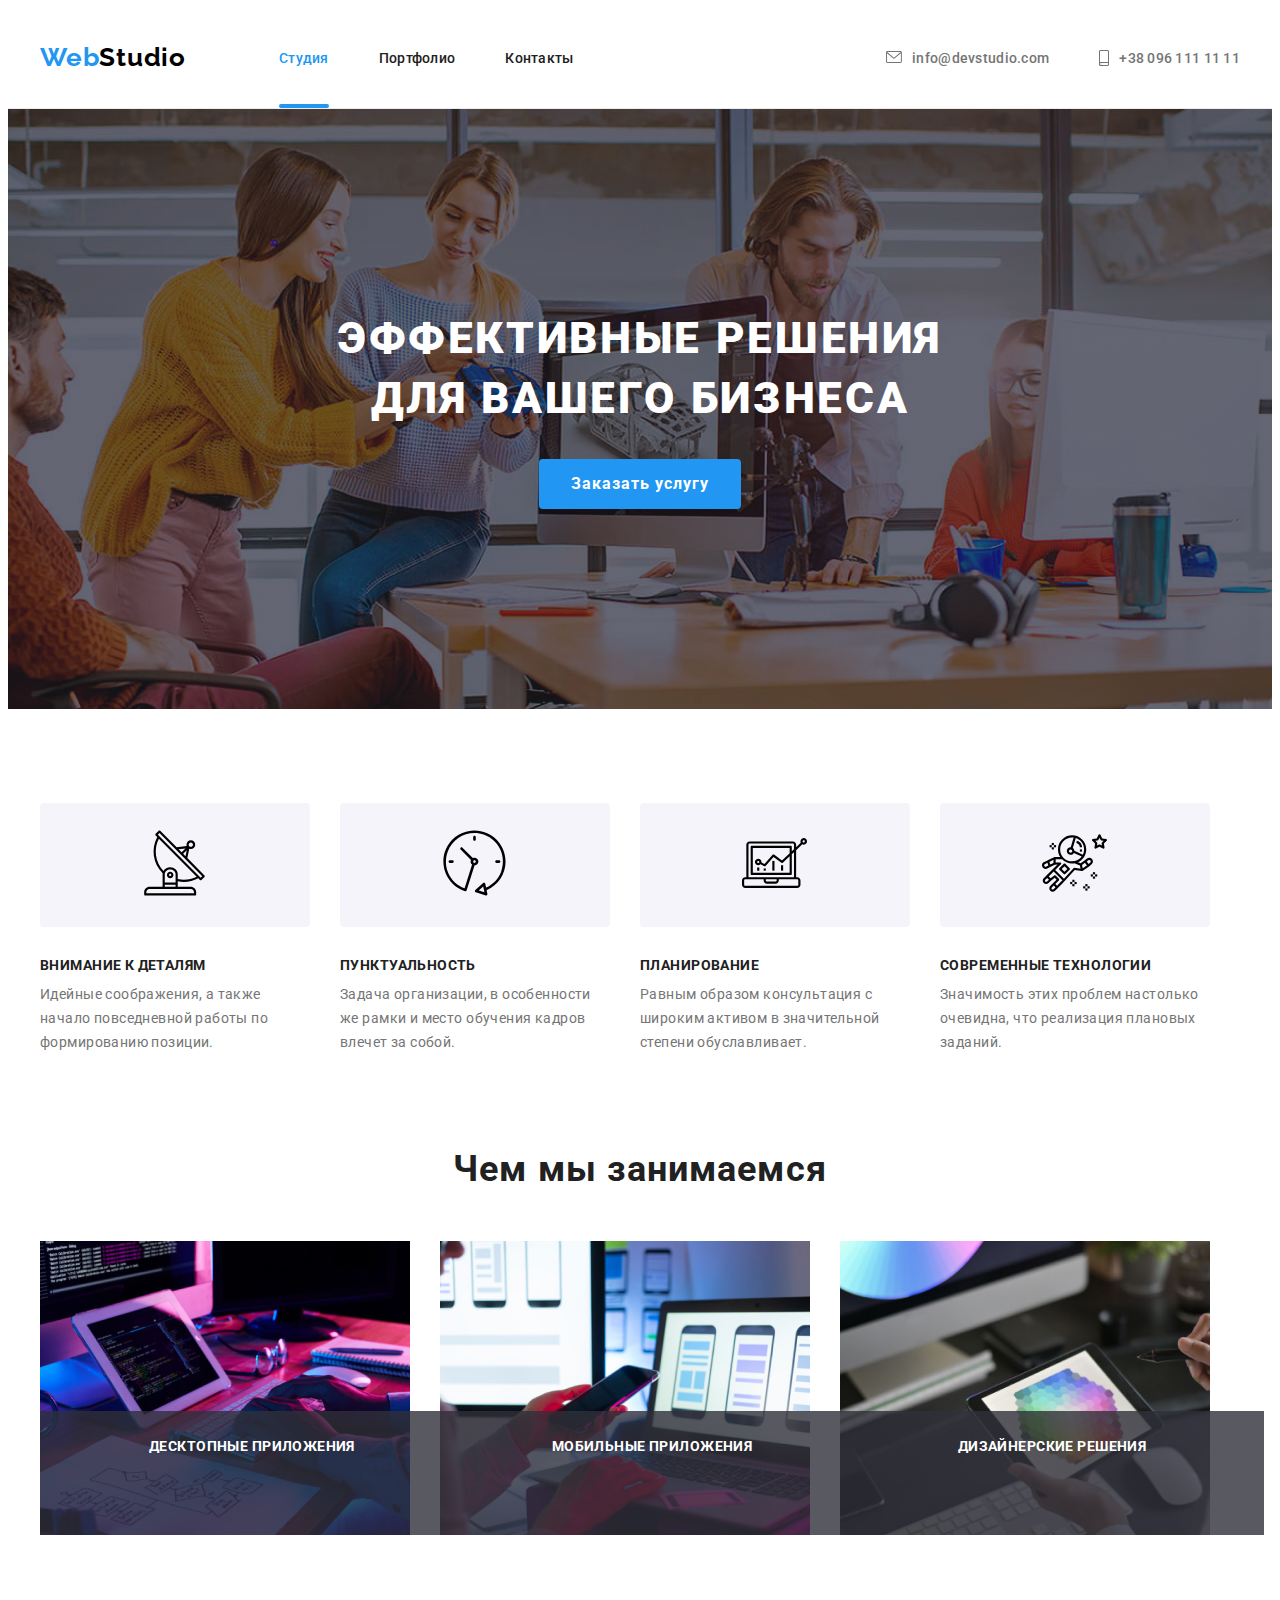
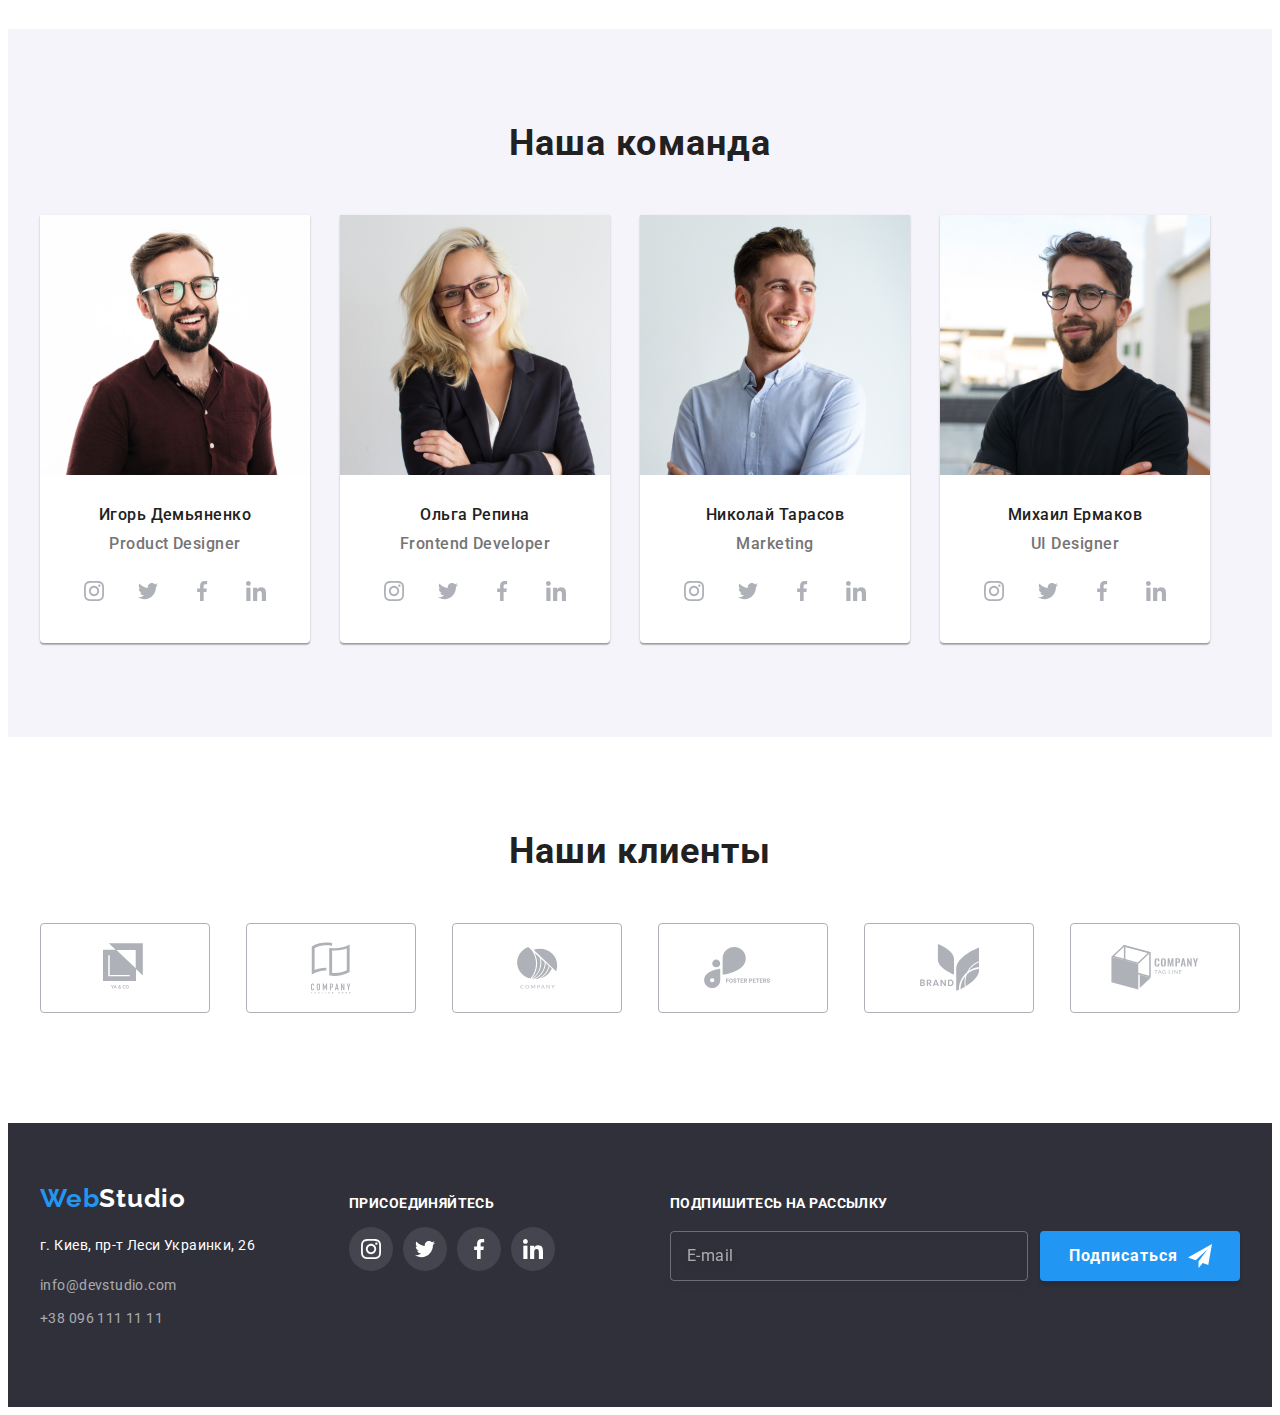
<file: index.html>
<!DOCTYPE html>
<html lang="ru">
<head>
    <meta charset="UTF-8">
    <meta name="viewport" content="width=device-width, initial-scale=1.0">
    <title lang="en">Студия</title>
    <link rel="preconnect" href="https://fonts.gstatic.com">
    <link rel="preconnect" href="https://fonts.gstatic.com">
    <link href="https://fonts.googleapis.com/css2?family=Raleway:wght@700&family=Roboto:wght@400;500;700;900&display=swap"
        rel="stylesheet">
    <link rel="stylesheet" href="https://cdnjs.cloudflare.com/ajax/libs/modern-normalize/1.0.0/modern-normalize.min.css"
        integrity="sha512-ISS7cAi1PEhQ8jnbJpJZMd29NlhNj4AWYyLOSp2CE/CsHxTCu+r+t0D2yoJudVrd0/8fTVPUVDzY5Tvli75u/g=="
        crossorigin="anonymous" />
    <link rel="stylesheet" href="./style.css">
</head>
<body>
    <header class="header">
        <div class="container">
            <!--logo-->
            <nav class="navigation">
                <a class="logo" lang="en" href="./index.html"><span class="logo-blue">Web</span>Studio</a>
                <ul class="nav-list">
                    <li class="nav-list-item list">
                        <a class="nav-list-link link active" href="./index.html">Студия</a>
                    </li>
                    <li class="nav-list-item list">
                        <a class="nav-list-link link" href="./portfolio.html">Портфолио</a>
                    </li>
                    <li class="nav-list-item list">
                        <a class="nav-list-link link" href="#">Контакты</a>
                    </li>
                </ul>
            </nav>
            <!--contacts top-->
            <a class="contacts-list-link link mail" href="mailto:info@devstudio.com">
                <svg class="contacts-svg-mail">
                    <use href="./images/sprite.svg#icon-envelope"></use>
                </svg>
                info@devstudio.com
            </a>
            <a class="contacts-list-link link tel" href="tel:+380961111111">
                <svg class="contacts-svg-phone">
                <use href="./images/sprite.svg#icon-smartphone"></use>
                </svg>
                +38 096 111 11 11
            </a>         
        </div>
    </header>
    <main>
        <!--main indirmation-->
        <section class="section-hero">
            <div class="container">
            <h1 class="hero-tittle" >Эффективные решения для вашего бизнеса</h1>
            <button class="hero-btn" data-modal-open>Заказать услугу</button>
            </div>
        </section>
        <!--our ptoperties-->
        <section class="our-properties"> 
            <div class="container">
             
              </ul>
            <ul class="properties-list list">
                <li class="properties-list-item">
                    <div class="properties-svg-box">
                        <svg class="properties-svg">
                            <use href="./images/sprite.svg#icon-antenna"></use>
                        </svg>
                    </div>
                    <h3 class="prop-tittle">Внимание к деталям</h3>
                    <p class="prop-desc">Идейные соображения, а также начало повседневной работы по формированию позиции.</p>
                </li>
                <li class="properties-list-item">
                    <div class="properties-svg-box">
                    <svg class="properties-svg">
                        <use href="./images/sprite.svg#icon-clock"></use>
                    </svg>
                    </div>
                    <h3 class="prop-tittle">Пунктуальность</h3>
                    <p class="prop-desc">Задача организации, в особенности же рамки и место обучения кадров влечет за собой.</p>
                </li>
                <li class="properties-list-item">
                    <div class="properties-svg-box">
                    <svg class="properties-svg">
                        <use href="./images/sprite.svg#icon-diagram"></use>
                    </svg>
                    </div>
                    <h3 class="prop-tittle">Планирование</h3>
                    <p class="prop-desc">Равным образом консультация с широким активом в значительной степени обуславливает.</p>
                </li>
                <li class="properties-list-item">
                    <div class="properties-svg-box">
                    <svg class="properties-svg">
                        <use href="./images/sprite.svg#icon-astronaut"></use>
                    </svg>
                    </div>
                    <h3 class="prop-tittle">Современные технологии</h3>
                    <p class="prop-desc">Значимость этих проблем настолько очевидна, что реализация плановых заданий.</p>
                </li>
            </ul>
            </div>
        </section>
        <!--What we are doing-->
        <section class="what-we-are-doing">
            <div class="container">
            <h2 class="tittle what-we-are-doing-tittle">Чем мы занимаемся</h2>
            <ul class="what-we-are-doing-list list">
                <li class="what-we-are-doing-item">
                    <img class="what-we-are-doing-img" width="370" height="294" src="./images/create.jpg" alt="We create">
                    <p class="what-we-are-doing-desc">Десктопные приложения</p>
                </li>    
                <li class="what-we-are-doing-item">
                    <img width="370" height="294" src="./images/mobile.jpg" alt="Anything">
                    <p class="what-we-are-doing-desc">Мобильные приложения</p>
                </li>    
                <li class="what-we-are-doing-item">
                    <img width="370" height="294" src="./images/desing.jpg" alt="And designer this">
                    <p class="what-we-are-doing-desc">Дизайнерские решения</p>
                </li>    
            </ul>
            </div>
        </section>
        <!--Our team-->
        <section class="our-team">
            <div class="container">
            <h2 class="tittle our-team-tittle">Наша команда</h2>
            <ul class="our-team-list list">
            <li class="our-team-list-item">
                <img width="270" height="260" src="./images/igor.jpg" alt="Игорь Демьяненко">
                <p class="people-name">Игорь Демьяненко</p>
                <p class="people-desc" lang="en">Product Designer</p>
                <ul class="social-list list">
                    <li class="social-list-item">
                        <a href="#" class="social-list-link link">
                            <svg class="social-list-icon">
                                <use href="./images/sprite.svg#icon-instagram"></use>
                            </svg>
                        </a>
                    </li>
                    <li class="social-list-item">
                        <a href="#" class="social-list-link link">
                            <svg class="social-list-icon">
                                <use href="./images/sprite.svg#icon-twitter"></use>
                            </svg>
                        </a>
                    </li>
                    <li class="social-list-item">
                        <a href="#" class="social-list-link link">
                            <svg class="social-list-icon">
                                <use href="./images/sprite.svg#icon-facebook"></use>
                            </svg>
                        </a>
                    </li>
                    <li class="social-list-item">
                        <a href="#" class="social-list-link link">
                            <svg class="social-list-icon">
                                <use href="./images/sprite.svg#icon-linkedin"></use>
                            </svg>
                        </a>
                    </li>
                </ul>
            </li>
            <li class="our-team-list-item">
                <img width="270" height="260" src="./images/Olga.jpg" alt="Ольга Репина">
                <p class="people-name">Ольга Репина</p>
                <p class="people-desc" lang="en">Frontend Developer</p>
                <ul class="social-list list">
                    <li class="social-list-item">
                        <a href="#" class="social-list-link link">
                            <svg class="social-list-icon">
                                <use href="./images/sprite.svg#icon-instagram"></use>
                            </svg>
                        </a>
                    </li>
                    <li class="social-list-item">
                        <a href="#" class="social-list-link link">
                            <svg class="social-list-icon">
                                <use href="./images/sprite.svg#icon-twitter"></use>
                            </svg>
                        </a>
                    </li>
                    <li class="social-list-item">
                        <a href="#" class="social-list-link link">
                            <svg class="social-list-icon">
                                <use href="./images/sprite.svg#icon-facebook"></use>
                            </svg>
                        </a>
                    </li>
                    <li class="social-list-item">
                        <a href="#" class="social-list-link link">
                            <svg class="social-list-icon">
                                <use href="./images/sprite.svg#icon-linkedin"></use>
                            </svg>
                        </a>
                    </li>
                </ul>
            </li>
            <li class="our-team-list-item">
                <img width="270" height="260" src="./images/Mikola.jpg" alt="Николай Тарасов">
                <p class="people-name">Николай Тарасов</p>
                <p class="people-desc" lang="en">Marketing</p>
                <ul class="social-list list">
                    <li class="social-list-item">
                        <a href="#" class="social-list-link link">
                            <svg class="social-list-icon">
                                <use href="./images/sprite.svg#icon-instagram"></use>
                            </svg>
                        </a>
                    </li>
                    <li class="social-list-item">
                        <a href="#" class="social-list-link link">
                            <svg class="social-list-icon">
                                <use href="./images/sprite.svg#icon-twitter"></use>
                            </svg>
                        </a>
                    </li>
                    <li class="social-list-item">
                        <a href="#" class="social-list-link link">
                            <svg class="social-list-icon">
                                <use href="./images/sprite.svg#icon-facebook"></use>
                            </svg>
                        </a>
                    </li>
                    <li class="social-list-item">
                        <a href="#" class="social-list-link link">
                            <svg class="social-list-icon">
                                <use href="./images/sprite.svg#icon-linkedin"></use>
                            </svg>
                        </a>
                    </li>
                </ul>
            </li>
            <li class="our-team-list-item">
                <img width="270" height="260" src="./images/Miha.jpg" alt="Михаил Ермаков">
                <p class="people-name">Михаил Ермаков</p>
                <p class="people-desc" lang="en">UI Designer</p>
                <ul class="social-list list">
                    <li class="social-list-item">
                        <a href="#" class="social-list-link link">
                            <svg class="social-list-icon">
                                <use href="./images/sprite.svg#icon-instagram"></use>
                            </svg>
                        </a>
                    </li>
                    <li class="social-list-item">
                        <a href="#" class="social-list-link link">
                            <svg class="social-list-icon">
                                <use href="./images/sprite.svg#icon-twitter"></use>
                            </svg>
                        </a>
                    </li>
                    <li class="social-list-item">
                        <a href="#" class="social-list-link link">
                            <svg class="social-list-icon">
                                <use href="./images/sprite.svg#icon-facebook"></use>
                            </svg>
                        </a>
                    </li>
                    <li class="social-list-item">
                        <a href="#" class="social-list-link link">
                            <svg class="social-list-icon">
                                <use href="./images/sprite.svg#icon-linkedin"></use>
                            </svg>
                        </a>
                    </li>
                </ul>
            </li>
            </ul>
            </div>
        </section>
        <section class="our-clients">
            <div class="container">
                <h2 class="tittle our-clients-tittle">Наши клиенты</h2>
                <ul class="our-clients-list list">
                    <li class="our-clients-list-item">
                        <a class="our-clients-list-link" href="#">
                            <svg class="logo1-svg">
                                <use  href="./images/sprite.svg#icon-logo1"></use>
                            </svg>
                        </a>
                    </li>
                    <li class="our-clients-list-item">
                        <a class="our-clients-list-link" href="#">
                            <svg class="logo2-svg">
                                <use class="logo2-svg" href="./images/sprite.svg#icon-logo2"></use>
                            </svg>
                        </a>
                    </li>
                    <li class="our-clients-list-item">
                        <a class="our-clients-list-link" href="#">
                            <svg class="logo3-svg">
                                <use class="logo3-svg" href="./images/sprite.svg#icon-logo3"></use>
                            </svg>
                        </a>
                    </li>
                    <li class="our-clients-list-item">
                        <a class="our-clients-list-link" href="#">
                            <svg class="logo4-svg">
                                <use class="logo4-svg" href="./images/sprite.svg#icon-logo4"></use>
                            </svg>
                        </a>
                    </li>
                    <li class="our-clients-list-item">
                        <a class="our-clients-list-link" href="#">
                            <svg class="logo5-svg">
                                <use class="logo5-svg" href="./images/sprite.svg#icon-logo5"></use>
                            </svg>
                        </a>
                    </li>
                    <li class="our-clients-list-item">
                        <a class="our-clients-list-link" href="#">
                            <svg class="logo6-svg">
                                <use class="logo6-svg" href="./images/sprite.svg#icon-logo6"></use>
                            </svg>
                        </a>
                    </li>
                </ul>
        </section>
    </main>
    <footer class="footer">
        <div class="container">
            <div class="footer-left">
            <!--logo-->
            <a class="logo logo-on-black" lang="en" href="index.html"><span class="logo-blue">Web</span>Studio</a>
            <address class="adress">
                <a class="adress" target="_blank" href="https://goo.gl/maps/gsi33htadUd1G5fJ9">г. Киев, пр-т Леси Украинки,
                    26</a>
            </address>
            <!--contacts-->
            <ul class="list">
                <li class="contacts-footer-item"><a class="contacts-footer-link link"
                        href="mailto:info@devstudio.com">info@devstudio.com</a></li>
                <li class="contacts-footer-item"><a class="contacts-footer-link link" href="tel:+380961111111">+38 096 111
                        11 11</a></li>
            </ul>
            </div>
            <div class="footer-right">
                <h2 class="footer-right-tittle">Присоединяйтесь</h2>
                <ul class="social-list list">
                    <li class="social-list-item">
                        <a href="#" class="social-list-link-footer link">
                            <svg class="social-list-icon-footer">
                                <use href="./images/sprite.svg#icon-instagram"></use>
                            </svg>
                        </a>
                    </li>
                    <li class="social-list-item">
                        <a href="#" class="social-list-link-footer link">
                            <svg class="social-list-icon-footer">
                                <use href="./images/sprite.svg#icon-twitter"></use>
                            </svg>
                        </a>
                    </li>
                    <li class="social-list-item">
                        <a href="#" class="social-list-link-footer link">
                            <svg class="social-list-icon-footer">
                                <use href="./images/sprite.svg#icon-facebook"></use>
                            </svg>
                        </a>
                    </li>
                    <li class="social-list-item">
                        <a href="#" class="social-list-link-footer link">
                            <svg class="social-list-icon-footer">
                                <use href="./images/sprite.svg#icon-linkedin"></use>
                            </svg>
                        </a>
                    </li>
                </ul>

            </div>
            <div class="footer-form-side">
                <h2 class="footer-form-tittle">Подпишитесь на рассылку</h2>
                <div class="footer-form-box">
                <form action="">
                    <input class="footer-form-input" name="email-sub" type="email" placeholder="E-mail">
                </form>
                <button class="footer-form-button" type="submit">Подписаться
                    <svg class="icon-send-btn">
                        <use href="./images/sprite.svg#icon-send-btn"></use>
                    </svg>
                </button>
                </div>
            </div>
        </div>
    </footer>
    <div class="backdrop is-hidden" data-modal>
        <div class="modal">
            <button type="button" class="modal-close-btn" data-modal-close>
                <svg class="close-btn-svg">
                    <use href="./images/sprite.svg#icon-closebtn"></use>
                </svg>
            </button>
            <div role="group" class="form-group-modal">
                <h2 class="modal-tittle">Оставьте свои данные, мы вам перезвоним</h2>
                <form action="" class="form-modal">
                    <label class="modal-input-label">
                        <span class="modal-input-name">Имя</span>
                        <input class="modal-input-area" name="name" type="name" >
                        <svg class="icon">
                            <use href="./images/sprite.svg#icon-people"></use>
                        </svg>
                    </label>
                    
                    <label class="modal-input-label" >
                        <span class="modal-input-name">Телефон</span>
                        <input class="modal-input-area" name="phone" type="tel" >
                        <svg class="icon">
                            <use href="./images/sprite.svg#icon-trubka"></use>
                        </svg>
                    </label>
 
                    <label class="modal-input-label" >
                        <span class="modal-input-name">Почта</span>
                        <input class="modal-input-area" name="mail" type="email" >
                        <svg class="icon">
                            <use href="./images/sprite.svg#icon-mail"></use>
                        </svg>
                    </label>
  
                    <label class="modal-input-label " >
                        <span class="modal-input-name">Комментарий</span>                   
                        <textarea class="modal-textarea" name="comment" placeholder="Введите текст"></textarea>
                    </label>
                   
                    <label class="conf-box">
                        
                    <input class="conf-checkbox" value="conf" type="checkbox" name="conf" >
                    <svg class="icon-check">
                        <use href="./images/sprite.svg#icon-icon-check"></use>
                    </svg>
                    Соглашаюсь с рассылкой и принимаю 
                       <a  href="#">Условия договора</a> 
                    </label>
                   

                    <button class="modal-send-btn" type="submit">Отправить</button>
                    
                </form>
            </div>
        </div>
    </div>
    <script src="./js/modal.js"></script>
    </body>
</html>
</file>
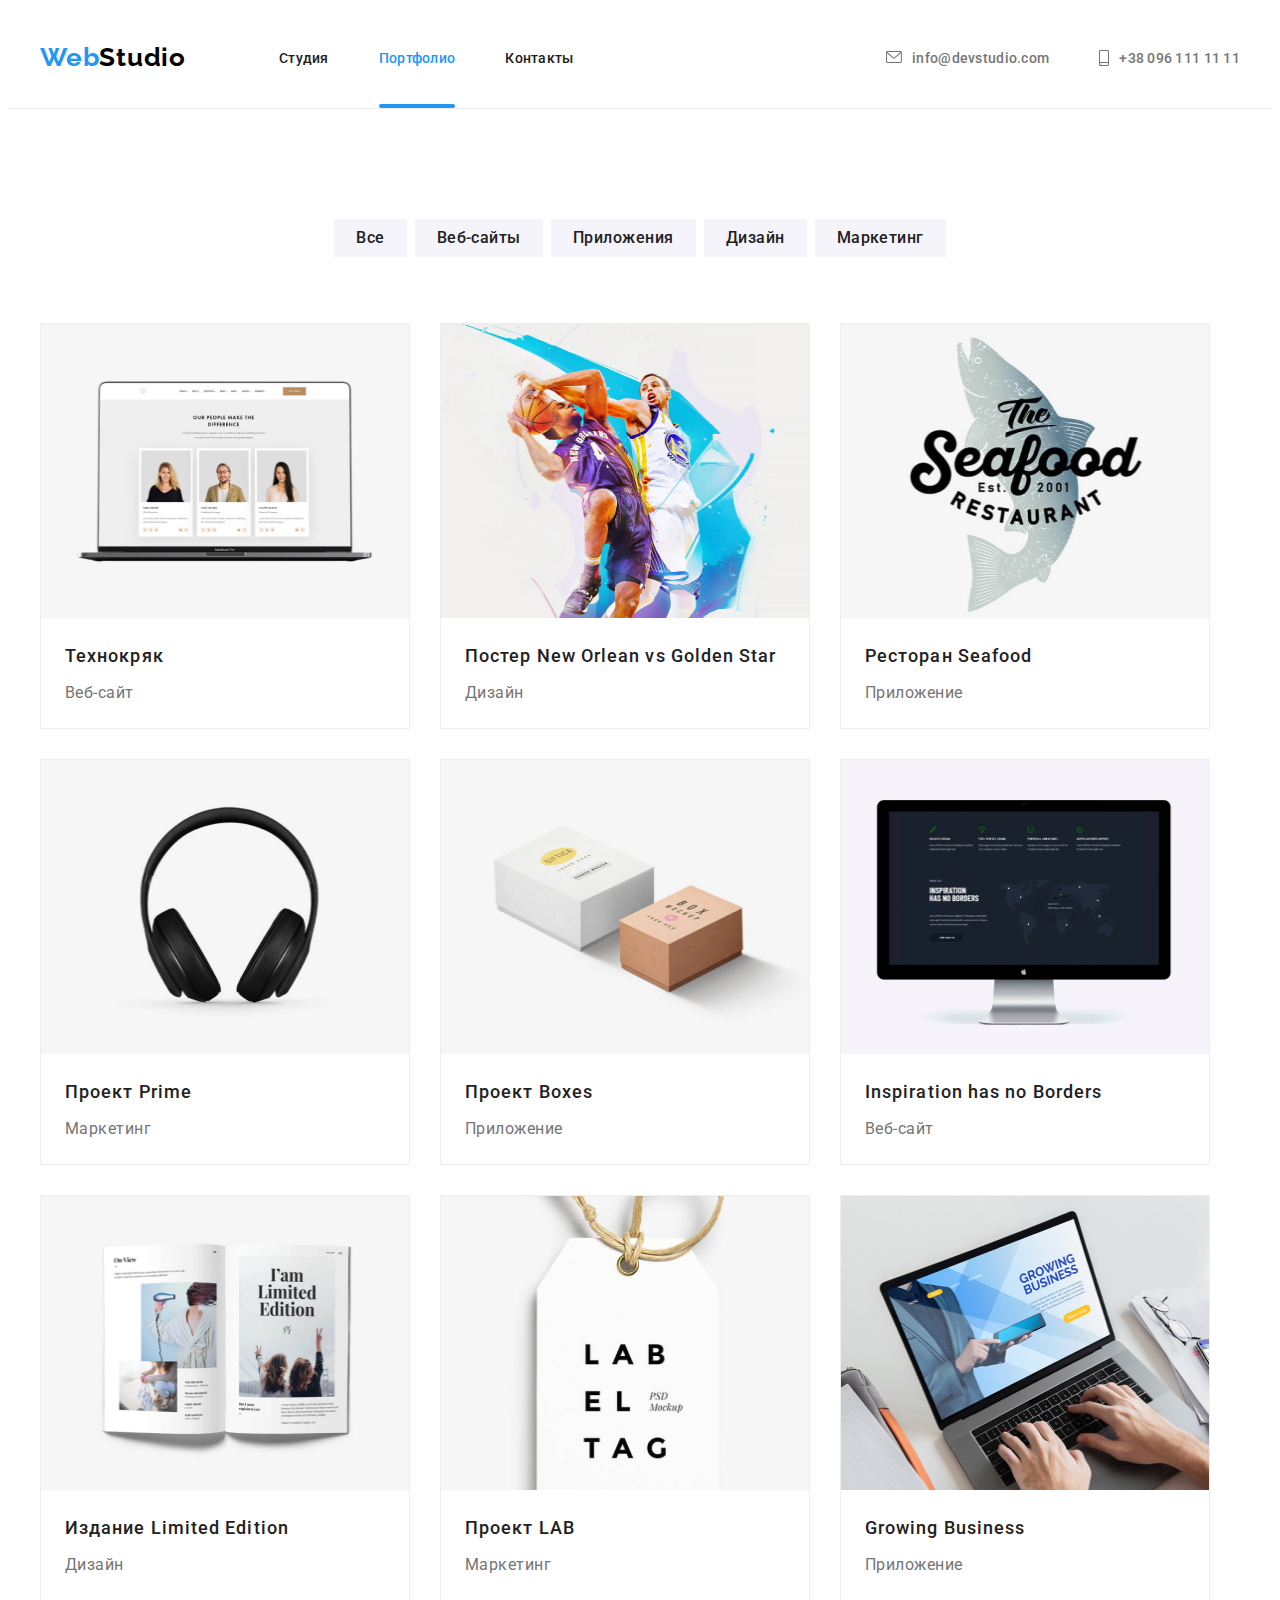
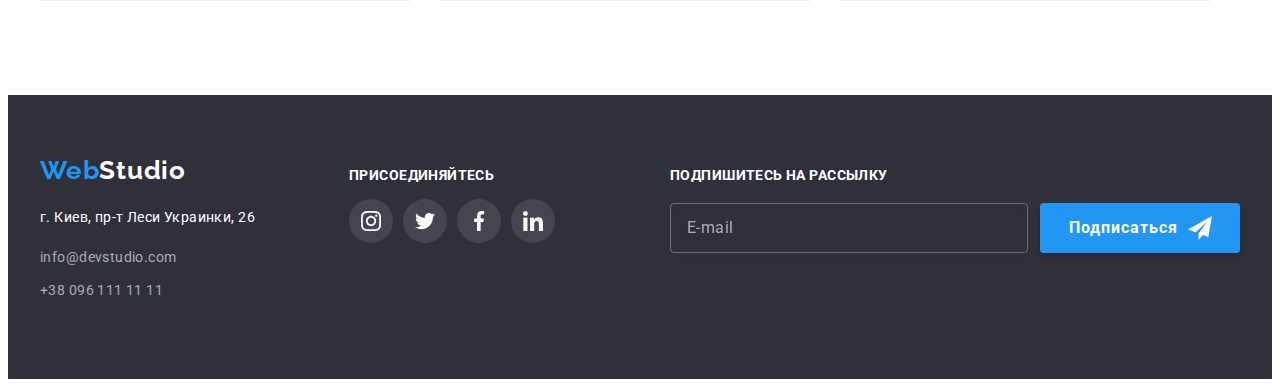
<file: portfolio.html>
<!DOCTYPE html>
<html lang="ru">

<head>
    <meta charset="UTF-8">
    <meta name="viewport" content="width=device-width, initial-scale=1.0">
    <title>Портфолио</title>
<link rel="preconnect" href="https://fonts.gstatic.com">
<link rel="preconnect" href="https://fonts.gstatic.com">
<link href="https://fonts.googleapis.com/css2?family=Raleway:wght@700&family=Roboto:wght@400;500;700;900&display=swap"
    rel="stylesheet">
<link rel="stylesheet" href="https://cdnjs.cloudflare.com/ajax/libs/modern-normalize/1.0.0/modern-normalize.min.css"
    integrity="sha512-ISS7cAi1PEhQ8jnbJpJZMd29NlhNj4AWYyLOSp2CE/CsHxTCu+r+t0D2yoJudVrd0/8fTVPUVDzY5Tvli75u/g=="
    crossorigin="anonymous" />
<link rel="stylesheet" href="./style.css">
</head>
<body>
    <header class="header">
        <div class="container">
            <!--logo-->
            <nav class="navigation">
                <a class="logo" lang="en" href="./index.html"><span class="logo-blue">Web</span>Studio</a>
                <ul class="nav-list">
                    <li class="nav-list-item list">
                        <a class="nav-list-link link" href="./index.html">Студия</a>
                    </li>
                    <li class="nav-list-item list">
                        <a class="nav-list-link link active" href="./portfolio.html">Портфолио</a>
                    </li>
                    <li class="nav-list-item list">
                        <a class="nav-list-link link" href="#">Контакты</a>
                    </li>
                </ul>
            </nav>
            <!--contacts top-->
            <a class="contacts-list-link link mail" href="mailto:info@devstudio.com">
                <svg class="contacts-svg-mail">
                    <use href="./images/sprite.svg#icon-envelope"></use>
                </svg>
                info@devstudio.com
            </a>
            <a class="contacts-list-link link tel" href="tel:+380961111111">
                <svg class="contacts-svg-phone">
                    <use href="./images/sprite.svg#icon-smartphone"></use>
                </svg>
                +38 096 111 11 11
            </a>
        </div>
    </header>
    <main>      
        <section class="section-portfolio">
            <div class="container">
            <!--Navigation-portfolio-->
            <ul class="portfolio-nav-list list">
                <li class="portfolio-nav-list-item">
                    <button class="nav-portfolio-btn">Все</button>
                </li>
                <li class="portfolio-nav-list-item">
                    <button class="nav-portfolio-btn">Веб-сайты</button>
                </li>
                <li class="portfolio-nav-list-item">
                    <button class="nav-portfolio-btn">Приложения</button>
                </li>
                <li class="portfolio-nav-list-item">
                    <button class="nav-portfolio-btn">Дизайн</button>
                </li>
                <li class="portfolio-nav-list-item">
                    <button class="nav-portfolio-btn">Маркетинг</button>
                </li>
            </ul>
            <!--img-links-portfolio-->
            <ul class="porfolio-img-list list">
                <li class="portfolio-img-list-item">
                    <a class="portfolio-img-links link" href="#">
                    <div class="portfolio-img-box">
                        <img width="368" height="294" src="./images_portfolio/img.jpg" alt="Технокряк">
                        <p class="portfolio-img-desc">Технокряк это современная площадка распространения коронавируса. Компании используют эту платформу для цифрового
                        шпионажа и атак на защищённые сервера конкурентов.</p>
                    </div>
                    <div class="project-box">
                        <p class="project-tittle">Технокряк</p>
                        <p class="project-mini-desc">Веб-сайт</p>
                    </div>
                    </a>                  
                </li>
               <li class="portfolio-img-list-item">
                    <a class="portfolio-img-links link" href="#">
                        <div class="portfolio-img-box">
                        <img width="368" height="294" src="./images_portfolio/img-1.jpg" alt="Постер New Orlean vs Golden Star">
                        <p class="portfolio-img-desc">Lorem ipsum dolor sit, amet consectetur adipisicing elit. Laboriosam debitis deserunt repellat delectus veritatis placeat!</p>
                        </div>
                    <div class="project-box">
                        <p class="project-tittle">Постер New Orlean vs Golden Star</p>
                        <p class="project-mini-desc">Дизайн</p>
                    </div>
                    </a>
                   
                </li>
               <li class="portfolio-img-list-item">
                    <a class="portfolio-img-links link" href="#">
                        <div class="portfolio-img-box">
                            <img width="368" height="294" src="./images_portfolio/img-2.jpg" alt="Ресторан Seafood">
                            <p class="portfolio-img-desc">Lorem ipsum dolor sit amet consectetur, adipisicing elit. Laudantium, omnis corporis quidem eveniet odit optio.</p>
                        </div>
                    <div class="project-box">
                        <p class="project-tittle">Ресторан Seafood</p>
                        <p class="project-mini-desc">Приложение</p>
                    </div>
                    </a>
                    
                </li>
               <li class="portfolio-img-list-item">
                    <a class="portfolio-img-links link" href="#">
                        <div class="portfolio-img-box">
                            <img width="368" height="294" src="./images_portfolio/img-3.jpg" alt="Проект Prime">
                            <p class="portfolio-img-desc">Lorem ipsum dolor sit amet, consectetur adipisicing elit. Excepturi, aut.</p>
                        </div>
                        <div class="project-box">
                        <p class="project-tittle">Проект Prime</p>
                        <p class="project-mini-desc">Маркетинг</p>
                    </div>
                    </a>
                    
                </li>
               <li class="portfolio-img-list-item">
                    <a class="portfolio-img-links link" href="#">
                        <div class="portfolio-img-box">
                            <img width="368" height="294" src="./images_portfolio/img-4.jpg" alt="Проект Boxes">
                            <p class="portfolio-img-desc">Lorem ipsum dolor sit amet, consectetur adipisicing elit. Excepturi, aut.</p>
                            </div>
                    <div class="project-box">
                        <p class="project-tittle">Проект Boxes</p>
                        <p class="project-mini-desc">Приложение</p>
                    </div>
                    </a>
                   
                </li>
               <li class="portfolio-img-list-item">
                    <a class="portfolio-img-links link" href="#">
                        <div class="portfolio-img-box">
                                <img width="368" height="294" src="./images_portfolio/img-5.jpg" alt="Inspiration has no Borders">
                                <p class="portfolio-img-desc">Lorem ipsum dolor sit amet, consectetur adipisicing elit. Excepturi, aut.</p>
                                </div>
                        <div class="project-box">
                            <p class="project-tittle">Inspiration has no Borders</p>
                            <p class="project-mini-desc">Веб-сайт</p>
                        </div>
                    </a>
                    
                </li>
               <li class="portfolio-img-list-item">
                    <a class="portfolio-img-links link" href="#">
                        <div class="portfolio-img-box">
                            <img width="368" height="294" src="./images_portfolio/img-6.jpg" alt="Издание Limited Edition">
                            <p class="portfolio-img-desc">Lorem ipsum dolor sit amet, consectetur adipisicing elit. Excepturi, aut.</p>
                            </div>
                    <div class="project-box">
                        <p class="project-tittle">Издание Limited Edition</p>
                        <p class="project-mini-desc">Дизайн</p>
                    </div>
                    </a>
                </li>
               <li class="portfolio-img-list-item">
                    <a class="portfolio-img-links link" href="#">
                        <div class="portfolio-img-box">
                            <img width="368" height="294" src="./images_portfolio/img-7.jpg" alt="Проект LAB">
                            <p class="portfolio-img-desc">Lorem ipsum dolor sit amet, consectetur adipisicing elit. Excepturi, aut.</p>
                            </div>
                    <div class="project-box">
                        <p class="project-tittle">Проект LAB</p>
                        <p class="project-mini-desc">Маркетинг</p>
                    </div>
                    </a>
                    
                </li>
               <li class="portfolio-img-list-item">
                    <a class="portfolio-img-links link" href="#">
                        <div class="portfolio-img-box">
                            <img width="368" height="294" src="./images_portfolio/img-8.jpg" alt="Growing Business">
                            <p class="portfolio-img-desc">Lorem ipsum dolor sit amet, consectetur adipisicing elit. Excepturi, aut.</p>
                            </div>
                    <div class="project-box">
                        <p class="project-tittle">Growing Business</p>
                        <p class="project-mini-desc">Приложение</p>
                    </div>
                 </a>
                    
                </li>
           </ul>
        </div>
        </section>
    </main>
    <footer class="footer">
        <div class="container">
            <div class="footer-left">
                <!--logo-->
                <a class="logo logo-on-black" lang="en" href="index.html"><span class="logo-blue">Web</span>Studio</a>
                <address class="adress">
                    <a class="adress" target="_blank" href="https://goo.gl/maps/gsi33htadUd1G5fJ9">г. Киев, пр-т Леси
                        Украинки,
                        26</a>
                </address>
                <!--contacts-->
                <ul class="list">
                    <li class="contacts-footer-item"><a class="contacts-footer-link link"
                            href="mailto:info@devstudio.com">info@devstudio.com</a></li>
                    <li class="contacts-footer-item"><a class="contacts-footer-link link" href="tel:+380961111111">+38 096
                            111
                            11 11</a></li>
                </ul>
            </div>
            <div class="footer-right">
                <h2 class="footer-right-tittle">Присоединяйтесь</h2>
                <ul class="social-list list">
                    <li class="social-list-item">
                        <a href="#" class="social-list-link-footer link">
                            <svg class="social-list-icon-footer">
                                <use href="./images/sprite.svg#icon-instagram"></use>
                            </svg>
                        </a>
                    </li>
                    <li class="social-list-item">
                        <a href="#" class="social-list-link-footer link">
                            <svg class="social-list-icon-footer">
                                <use href="./images/sprite.svg#icon-twitter"></use>
                            </svg>
                        </a>
                    </li>
                    <li class="social-list-item">
                        <a href="#" class="social-list-link-footer link">
                            <svg class="social-list-icon-footer">
                                <use href="./images/sprite.svg#icon-facebook"></use>
                            </svg>
                        </a>
                    </li>
                    <li class="social-list-item">
                        <a href="#" class="social-list-link-footer link">
                            <svg class="social-list-icon-footer">
                                <use href="./images/sprite.svg#icon-linkedin"></use>
                            </svg>
                        </a>
                    </li>
                </ul>
    
            </div>
                        <div class="footer-form-side">
                            <h2 class="footer-form-tittle">Подпишитесь на рассылку</h2>
                            <div class="footer-form-box">
                                <form action="">
                                    <input class="footer-form-input" name="email-sub" type="email" placeholder="E-mail">
                                </form>
                                <button class="footer-form-button" type="submit">Подписаться
                                    <svg class="icon-send-btn">
                                        <use href="./images/sprite.svg#icon-send-btn"></use>
                                    </svg>
                                </button>
                            </div>
                        </div>
        </div>
    </footer>
    <div class="backdrop is-hidden"  data-modal>
        <div class="modal">
            <button type="button" class="modal-close-btn"  data-modal-close>
                <svg class="close-btn-svg">
                    <use href="./images/sprite.svg#icon-closebtn"></use>
                </svg>
            </button>
        </div>
    </div>
    <script src="./js/modal.js"></script>
    </body>
    </html>
</file>
<file: style.css>
body {
  font-family: "Raleway", sans-serif;
  font-family: "Roboto", sans-serif;
}

.container {
  width: 1200px;
  margin: 0 auto;
  padding: 0 15px;
}

h1,
h2,
h3,
h4,
h5,
h6,
p {
  margin: 0;
}

img {
  display: block;
}

.list {
  list-style-type: none; /* Убираем маркеры */
}

.link {
  text-decoration: none;
}

ul {
  margin-left: 0; /* Отступ слева в браузере IE и Opera */
  padding-left: 0; /* Отступ слева в браузере Firefox, Safari, Chrome */
}

a:not(.logo):hover,
a:not(.logo):focus {
  color: #2196f3;
  fill: #2196f3;
}

.logo {
  font-family: Raleway;
  font-style: normal;
  font-weight: 700;
  font-size: 26px;
  line-height: 1.192;
  /* identical to box height */

  letter-spacing: 0.03em;
  text-decoration: none;
  color: #000000;
}

.logo-blue {
  font-family: Raleway;
  font-style: normal;
  font-weight: 700;
  font-size: 26px;
  line-height: 1.192;
  /* identical to box height */

  letter-spacing: 0.03em;
  color: #2196f3;
  text-decoration: none;
}

/* HEADER */

.nav-list-link {
  text-decoration: none;
  font-family: Roboto;
  font-style: normal;
  font-weight: 500;
  font-size: 14px;
  line-height: 1.142;
  letter-spacing: 0.02em;

  color: #212121;

  transition-property: color;
  transition-duration: 250ms;
  transition-timing-function: cubic-bezier(0.4, 0, 0.2, 1);
}

.nav-list-link:hover,
.nav-list-link:focus {
  color: #2196f3;
}

.contacts-list-link {
  text-decoration: none;
  font-family: Roboto;
  font-style: normal;
  font-weight: 500;
  font-size: 14px;
  line-height: 1.142;
  letter-spacing: 0.02em;

  color: #757575;

  display: flex;
  align-items: center;

  transition-property: color;
  transition-duration: 250ms;
  transition-timing-function: cubic-bezier(0.4, 0, 0.2, 1);
}

.header .container {
  display: flex;
  align-items: center;
}

.header {
  padding-top: 24px;
  padding-bottom: 25px;
  border-bottom: 1px solid #ececec;
}

.navigation {
  display: flex;
  align-items: center;
}
.logo {
  margin-right: 93px;
}

.nav-list {
  display: flex;
  align-items: center;
}

.nav-list-item:not(:last-child) {
  margin-right: 50px;
}

.nav-list-link {
  position: relative;
}

.active {
  color: #2196f3;
}

.nav-list-link.active::after {
  position: absolute;
  bottom: -42px;
  content: "";
  display: block;

  background: currentColor;
  border-radius: 2px;
  height: 4px;
  width: 100%;
}

.nav-list-link::after {
  position: absolute;
  bottom: -42px;
  content: "";

  display: block;

  background: transparent;
  border-radius: 2px;
  height: 4px;
  width: 100%;

  transition-property: background-color;
  transition-duration: 250ms;
  transition-timing-function: cubic-bezier(0.4, 0, 0.2, 1);
}

.nav-list-link:hover:after,
.nav-list-link:focus:after {
  opacity: 1;
  background: #2196f3;
}

.contact-list {
  display: flex;
}

.contacts-svg-mail {
  width: 16px;
  height: 12px;
  margin-right: 10px;
  margin-left: auto;
  fill: currentColor;
}

.contacts-svg-phone {
  margin-right: 10px;

  fill: currentColor;
  width: 10px;
  height: 16px;
}

.tel {
  margin-left: 50px;
  margin-right: 0px;
}

.mail {
  margin-left: auto;
}

/* END HEADER */

/* FOOTER */

.footer {
  background: #2f303a;
  padding-top: 60px;
  padding-bottom: 60px;
}

.logo-on-black {
  color: #ffffff;
  padding-bottom: 20px;
  display: block;
}

.adress {
  text-decoration: none;
  font-family: Roboto;
  font-style: normal;
  font-weight: normal;
  font-size: 14px;
  line-height: 1.714;
  /* or 171% */

  letter-spacing: 0.03em;

  color: #ffffff;
}

.contacts-footer-link {
  text-decoration: none;
  font-family: Roboto;
  font-style: normal;
  font-weight: normal;
  font-size: 14px;
  line-height: 1.714;
  /* or 171% */

  letter-spacing: 0.03em;

  color: rgba(255, 255, 255, 0.6);
}

.adress {
  margin-bottom: 9px;
  display: block;
}

.contacts-footer-item:not(:last-child) {
  margin-bottom: 9px;
}

.contacts-list {
  display: flex;
}

.footer .container {
  display: flex;
}

.footer-left {
  padding-right: 70px;
}

.footer-right {
  /* margin-right: 93px; */
  margin-top: 12px;
}

.social-list-link-footer {
  display: flex;
  justify-content: center;
  align-items: center;
  width: 44px;
  height: 44px;
  border-radius: 50%;
  background: rgba(255, 255, 255, 0.1);

  transition-duration: 250ms;
  transition-timing-function: cubic-bezier(0.4, 0, 0.2, 1);
}

.footer-right-tittle {
  font-family: Roboto;
  font-style: normal;
  font-weight: bold;
  font-size: 14px;
  line-height: 1.142;
  letter-spacing: 0.03em;
  text-transform: uppercase;

  color: #ffffff;
}

.social-list-icon-footer {
  width: 20px;
  height: 20px;
  fill: #fff;
}

.social-list-link-footer:hover,
.social-list-link-footer:focus {
  background: #2196f3;
}

.footer-form-side {
  margin-top: 12px;
  margin-right: 0px;
  margin-left: auto;
}

.footer-form-box {
  display: flex;
}

.footer-form-input {
  margin-right: 12px;

  width: 358px;
  height: 50px;

  border: 1px solid rgba(255, 255, 255, 0.3);
  box-sizing: border-box;
  filter: drop-shadow(0px 4px 4px rgba(0, 0, 0, 0.15));
  border-radius: 4px;
  background-color: inherit;
}

.footer-form-input::placeholder {
  font-family: Roboto;
  font-style: normal;
  font-weight: normal;
  font-size: 16px;
  line-height: 20px;
  /* identical to box height, or 125% */

  display: flex;
  align-items: center;
  letter-spacing: 0.03em;

  color: rgba(255, 255, 255, 0.6);
}

.footer-form-side input[type="email"] {
  padding-left: 16px;
  font-family: Roboto;
  font-style: normal;
  font-weight: normal;
  font-size: 16px;
  line-height: 20px;
  /* identical to box height, or 125% */

  display: flex;
  align-items: center;
  letter-spacing: 0.03em;

  color: #fff;
}

.footer-form-tittle {
  font-family: Roboto;
  font-style: normal;
  font-weight: bold;
  font-size: 14px;
  line-height: 1.142;
  letter-spacing: 0.03em;
  text-transform: uppercase;

  color: #ffffff;

  margin-bottom: 20px;
}

.footer-form-button {
  font-family: Roboto;
  font-style: normal;
  font-weight: 700;
  font-size: 16px;
  line-height: 1.87;
  /* identical to box height, or 187% */

  display: flex;
  align-items: center;
  text-align: center;
  letter-spacing: 0.06em;

  color: #ffffff;

  width: 200px;
  height: 50px;

  border: none;
  cursor: pointer;

  background: #2196f3;
  box-shadow: 0px 4px 4px rgba(0, 0, 0, 0.15);
  border-radius: 4px;

  padding-left: 29px;
}

.icon-send-btn {
  fill: #fff;
  width: 24px;
  height: 24px;
  margin-left: 10px;
}

/*  END FOOTER */

/* Portfolio page */

/* Portfolio section navigation */

.section-portfolio {
  padding-top: 94px;
  padding-bottom: 94px;
}

.nav-portfolio-btn {
  font-family: Roboto;
  font-style: normal;
  font-weight: 500;
  font-size: 16px;
  line-height: 1.625;
  /* identical to box height, or 162% */

  text-align: center;
  letter-spacing: 0.03em;

  color: #212121;
  border: none;
  background-color: #f5f4fa;
  cursor: pointer;

  padding: 6px 22px;
  margin-bottom: 50px;

  transition-duration: 250ms;
  transition-timing-function: cubic-bezier(0.4, 0, 0.2, 1);
}

.nav-portfolio-btn:hover,
.nav-portfolio-btn:focus {
  color: #ffffff;
  background: #2196f3;
  /* shadow-middle */

  box-shadow: 0px 3px 1px rgba(0, 0, 0, 0.1), 0px 1px 2px rgba(0, 0, 0, 0.08),
    0px 2px 2px rgba(0, 0, 0, 0.12);
  border-radius: 4px;
}

.portfolio-nav-list {
  display: flex;
  justify-content: center;
}

.portfolio-nav-list-item:not(:last-child) {
  margin-right: 8px;
}

/* End portfolio section navigation */

/* img-links-portfolio */

.project-box {
  padding: 20px 24px;
}

.porfolio-img-list {
  display: flex;
  flex-wrap: wrap;
  margin: -15px;
}

.portfolio-img-list-item {
  margin: 15px;
  border: 1px solid #eeeeee;
  box-sizing: border-box;
  width: 370px;

  transition-duration: 250ms;
  transition-timing-function: cubic-bezier(0.4, 0, 0.2, 1);
}

.project-tittle {
  font-family: Roboto;
  font-style: normal;
  font-weight: 500;
  font-size: 18px;
  line-height: 2;
  /* identical to box height, or 200% */

  letter-spacing: 0.06em;

  color: #212121;

  margin-bottom: 4px;
}

.portfolio-img-box {
  position: relative;
  overflow: hidden;
}

.portfolio-img-desc {
  position: absolute;
  width: 100%;
  height: 100%;
  background: rgba(33, 150, 243, 0.9);
  font-family: Roboto;
  font-style: normal;
  font-weight: normal;
  font-size: 18px;
  line-height: 1.556;
  /* or 156% */

  letter-spacing: 0.03em;

  color: #ffffff;
  padding: 24px;

  display: flex;
  justify-content: center;
  flex-direction: column;

  left: 0;
  top: 0;

  transition-duration: 250ms;
  transition-timing-function: cubic-bezier(0.4, 0, 0.2, 1);

  transform: translateY(100%);
}

.portfolio-img-links:hover .portfolio-img-desc,
.portfolio-img-links:focus .portfolio-img-desc {
  transform: translateY(0);
}

.project-mini-desc {
  font-family: Roboto;
  font-style: normal;
  font-weight: 400;
  font-size: 16px;
  line-height: 1.875;
  /* identical to box height, or 187% */

  letter-spacing: 0.03em;

  color: #757575;
}

.portfolio-img-links {
  width: 100%;
  height: 100%;
  display: block;
}

.portfolio-img-links:focus,
.portfolio-img-links:hover {
  box-shadow: 0px 1px 1px rgba(0, 0, 0, 0.12), 0px 4px 4px rgba(0, 0, 0, 0.06),
    1px 4px 6px rgba(0, 0, 0, 0.16);
}

/* End img-links-portfolio */

/* End Portfolio page */

/* Main page */

/* HERO */

.section-hero {
  margin: 0 auto;
  max-width: 1600px;
  background: #c4c4c4;
  background-image: linear-gradient(
      to bottom,
      rgba(47, 48, 58, 0.4),
      rgba(47, 48, 58, 0.4)
    ),
    url(./images/hero.jpg);
  height: 600px;
  background-repeat: no-repeat;
  background-position-x: center;
}

.hero-tittle {
  font-family: Roboto;
  font-style: normal;
  font-weight: 900;
  font-size: 44px;
  line-height: 1.363;
  /* or 136% */

  text-align: center;
  letter-spacing: 0.06em;
  text-transform: uppercase;

  color: #ffffff;

  width: 696px;

  margin-bottom: 30px;
}

.section-hero .container {
  display: flex;
  align-items: center;
  flex-direction: column;
  height: 600px;
  justify-content: center;
}

.hero-btn {
  font-family: Roboto;
  font-style: normal;
  font-weight: 700;
  font-size: 16px;
  line-height: 1.875;
  /* identical to box height, or 187% */

  display: flex;
  align-items: center;
  text-align: center;
  letter-spacing: 0.06em;

  color: #ffffff;

  padding: 10px 32px;

  background: #f5f4fa;
  border-radius: 4px;
  cursor: pointer;
  border: transparent;

  background: #2196f3;
  box-shadow: 0px 4px 4px rgba(0, 0, 0, 0.15);
  border-radius: 4px;
}

/* END HERO */

/* Properties */

.our-properties {
  padding-top: 94px;
  padding-bottom: 94px;
}

.properties-svg {
  width: 65px;
  height: 70px;
  margin: 25px 102px;
}
.properties-svg-box {
  background: #f5f4fa;
  border-radius: 4px;
  margin-bottom: 30px;
}

.properties-list {
  display: flex;
  margin: -15px;
}

.properties-list-item {
  margin: 15px;
  width: 270px;
}
.prop-tittle {
  font-family: Roboto;
  font-style: normal;
  font-weight: bold;
  font-size: 14px;
  line-height: 1.142;
  letter-spacing: 0.03em;
  text-transform: uppercase;

  color: #212121;
  margin-bottom: 10px;
}

.prop-desc {
  font-family: Roboto;
  font-style: normal;
  font-weight: normal;
  font-size: 14px;
  line-height: 1.714;
  /* or 171% */

  letter-spacing: 0.03em;

  color: #757575;
}

/* End Properties */

/* What we are doing */

.what-we-are-doing {
  padding-bottom: 94px;
}

.what-we-are-doing-list {
  display: flex;
  margin: -15px;
}

.tittle {
  font-family: Roboto;
  font-style: normal;
  font-weight: 700;
  font-size: 36px;
  line-height: 1.166;
  text-align: center;
  letter-spacing: 0.03em;

  color: #212121;
}

.what-we-are-doing-tittle {
  margin-bottom: 50px;
}

.what-we-are-doing-item {
  position: relative;
  margin: 15px;
}

.what-we-are-doing-desc {
  bottom: 0%;

  font-family: Roboto;
  font-style: normal;
  font-weight: bold;
  font-size: 14px;
  line-height: 1.142;
  text-align: center;
  letter-spacing: 0.03em;
  text-transform: uppercase;

  color: #ffffff;

  background: rgba(47, 48, 58, 0.8);
  height: 70px;
  width: 100%;
  padding: 27px;

  position: absolute;
}

/* End What we are doing */

/* Our team */

.our-team {
  padding-top: 94px;
  padding-bottom: 94px;
  background-color: #f5f4fa;
}

.our-team-tittle {
  margin-bottom: 50px;
}

.our-team-list {
  display: flex;
  margin: -15px;
}

.our-team-list-item {
  margin: 15px;

  background: #ffffff;
  /* material shadow v1 */

  box-shadow: 0px 1px 3px rgba(0, 0, 0, 0.12), 0px 1px 1px rgba(0, 0, 0, 0.14),
    0px 2px 1px rgba(0, 0, 0, 0.2);
  border-radius: 0px 0px 4px 4px;
}

.social-list {
  display: flex;
  align-items: center;
  justify-content: center;
  padding-bottom: 30px;
}

.social-list-link {
  display: flex;
  justify-content: center;
  align-items: center;
  width: 44px;
  height: 44px;
  background-color: #ffffff;
  border-radius: 50%;

  transition-duration: 250ms;
  transition-timing-function: cubic-bezier(0.4, 0, 0.2, 1);
}

.social-list-item:not(:last-child) {
  margin-right: 10px;
}

.social-list-icon {
  width: 20px;
  height: 20px;
  fill: #afb1b8;
}

.social-list-link:hover,
.social-list-link:focus {
  background-color: #2196f3;
}

.social-list-link:hover .social-list-icon,
.social-list-link:focus .social-list-icon {
  fill: #ffffff;
}

.people-name {
  font-family: Roboto;
  font-style: normal;
  font-weight: 500;
  font-size: 16px;
  line-height: 1.187;
  /* identical to box height */

  text-align: center;
  letter-spacing: 0.03em;

  color: #212121;

  margin-top: 30px;
  margin-bottom: 10px;
}

.people-desc {
  font-family: Roboto;
  font-style: normal;
  font-weight: 500;
  font-size: 16px;
  line-height: 1.187;
  /* identical to box height */

  text-align: center;
  letter-spacing: 0.03em;

  color: #757575;

  margin-bottom: 16px;
}

/* End Our team */

/* Our clients */

.our-clients {
  padding-bottom: 94px;
  padding-top: 94px;
}

.our-clients-tittle {
  margin-bottom: 50px;
}

.our-clients-list {
  display: flex;
  justify-content: space-between;
}

.our-clients-list-link {
  display: flex;
  height: 90px;
  width: 170px;
  align-items: center;
  justify-content: center;
  border: 1px solid currentColor;
  box-sizing: border-box;
  border-radius: 4px;
  color: #afb1b8;

  transition-duration: 250ms;
  transition-timing-function: cubic-bezier(0.4, 0, 0.2, 1);
}

.logo1-svg {
  height: 49px;
  width: 44px;
  fill: currentColor;
}

.logo2-svg {
  height: 52px;
  width: 40px;
  fill: currentColor;
}

.logo3-svg {
  height: 42px;
  width: 41px;
  fill: currentColor;
}

.logo4-svg {
  height: 42px;
  width: 79px;
  fill: currentColor;
}

.logo5-svg {
  height: 47px;
  width: 59px;
  fill: currentColor;
}

.logo6-svg {
  height: 45px;
  width: 88px;
  fill: currentColor;
}

/* End our clients */

/* End Main page */

/* Modal */

.backdrop {
  position: fixed;
  top: 0;
  left: 0;
  width: 100%;
  height: 100%;
  opacity: 1;
  background: rgba(0, 0, 0, 0.2);
  transition: all 250ms cubic-bezier(0.4, 0, 0.2, 1);
}

.modal {
  width: 528px;
  height: 581px;
  position: absolute;
  top: 50%;
  left: 50%;
  transform: translate(-50%, -50%) scale(1);
  background: #ffffff;
  box-shadow: 0px 1px 3px rgba(0, 0, 0, 0.12), 0px 1px 1px rgba(0, 0, 0, 0.14),
    0px 2px 1px rgba(0, 0, 0, 0.2);
  border-radius: 4px;
  transition: transform 750ms cubic-bezier(0.4, 0, 0.2, 1);
}

.modal-close-btn {
  background: transparent;
  border: 1px solid rgba(0, 0, 0, 0.1);
  box-sizing: border-box;
  width: 30px;
  height: 30px;
  border-radius: 50%;
  position: absolute;
  top: 8px;
  right: 8px;
  cursor: pointer;
}

.close-btn-svg {
  height: 11px;
  width: 11px;
}

.modal-close-btn:hover .close-btn-svg,
.modal-close-btn:focus .close-btn-svg {
  fill: #2196f3;
}

.is-hidden {
  opacity: 0;
  visibility: hidden;
  pointer-events: none;
}

.backdrop.is-hidden .modal {
  transform: translate(-50%, -50%) scale(0.2);
}

.form-group-modal {
  padding: 40px;
}

.modal-tittle {
  font-family: Roboto;
  font-style: normal;
  font-weight: 700;
  font-size: 20px;
  line-height: 1.15;
  text-align: center;
  letter-spacing: 0.03em;

  color: #212121;

  margin-bottom: 12px;
}

.form-modal {
  display: flex;
  flex-direction: column;
}

.modal-input-label {
  margin-bottom: 4px;
}

.modal-input-area {
  font-family: Roboto;
  font-style: normal;
  font-weight: 400;
  font-size: 14px;
  line-height: 1.142;
  letter-spacing: 0.01em;

  color: #212121;

  height: 40px;
  border: 1px solid rgba(33, 33, 33, 0.2);
  box-sizing: border-box;
  border-radius: 4px;

  padding-left: 42px;

  cursor: pointer;

  transition: fill 750ms cubic-bezier(0.4, 0, 0.2, 1);
}

.modal-input-label {
  cursor: pointer;
  position: relative;
  display: flex;
  flex-direction: column;
  margin-bottom: 10px;
}

.modal-input-name {
  font-family: Roboto;
  font-style: normal;
  font-weight: 400;
  font-size: 12px;
  line-height: 1.166;
  /* identical to box height */

  letter-spacing: 0.01em;

  color: #757575;

  margin-bottom: 4px;
}

.modal-textarea {
  font-family: Roboto;
  font-style: normal;
  font-weight: 400;
  font-size: 14px;
  line-height: 1.142;
  letter-spacing: 0.01em;

  color: #212121;

  height: 120px;
  border: 1px solid rgba(33, 33, 33, 0.2);
  box-sizing: border-box;
  border-radius: 4px;
  resize: none;

  margin-bottom: 20px;

  padding: 16px;

  cursor: pointer;

  transition: fill 750ms cubic-bezier(0.4, 0, 0.2, 1);
}

.modal-send-btn {
  align-self: center;
  width: 200px;
  height: 50px;
  background: #2196f3;
  box-shadow: 0px 4px 4px rgba(0, 0, 0, 0.15);
  border-radius: 4px;
  border: none;

  font-family: Roboto;
  font-style: normal;
  font-weight: 700;
  font-size: 16px;
  line-height: 1.87;
  /* identical to box height, or 187% */

  letter-spacing: 0.06em;

  cursor: pointer;

  color: #ffffff;
}

.icon {
  position: absolute;
  width: 15px;
  height: 15px;
  top: 50%;
  left: 15px;
  transform: translateY(2px);
  fill: #212121;

  transition: fill 750ms cubic-bezier(0.4, 0, 0.2, 1);
}

.modal-input-area:focus ~ .icon {
  fill: #2196f3;
}

.modal-input-area:focus,
.modal-textarea:focus {
  outline: none;
  border: 1px solid #2196f3;
  border-radius: 4px;
}

.conf-box {
  margin-bottom: 30px;
  display: flex;
  justify-content: space-around;
  align-items: center;
  font-family: Roboto;
  font-style: normal;
  font-weight: 400;
  font-size: 14px;
  line-height: 1.714;
  /* identical to box height, or 171% */

  letter-spacing: 0.03em;

  color: #757575;
}

.conf-checkbox {
  appearance: none;
  -webkit-appearance: none;
  -moz-appearance: none;
  position: absolute;
  top: 0;
  left: 0;
}

.icon-check {
  width: 16px;
  height: 15px;
  background-size: contain;
  fill: transparent;

  border: 2px solid #212121;
  border-radius: 2px;

  transition: all 750ms cubic-bezier(0.4, 0, 0.2, 1);
}

.conf-checkbox:checked ~ .icon-check {
  background-color: #2196f3;
  fill: #2196f3;
  border: transparent;
}

/* End modal */
</file>
